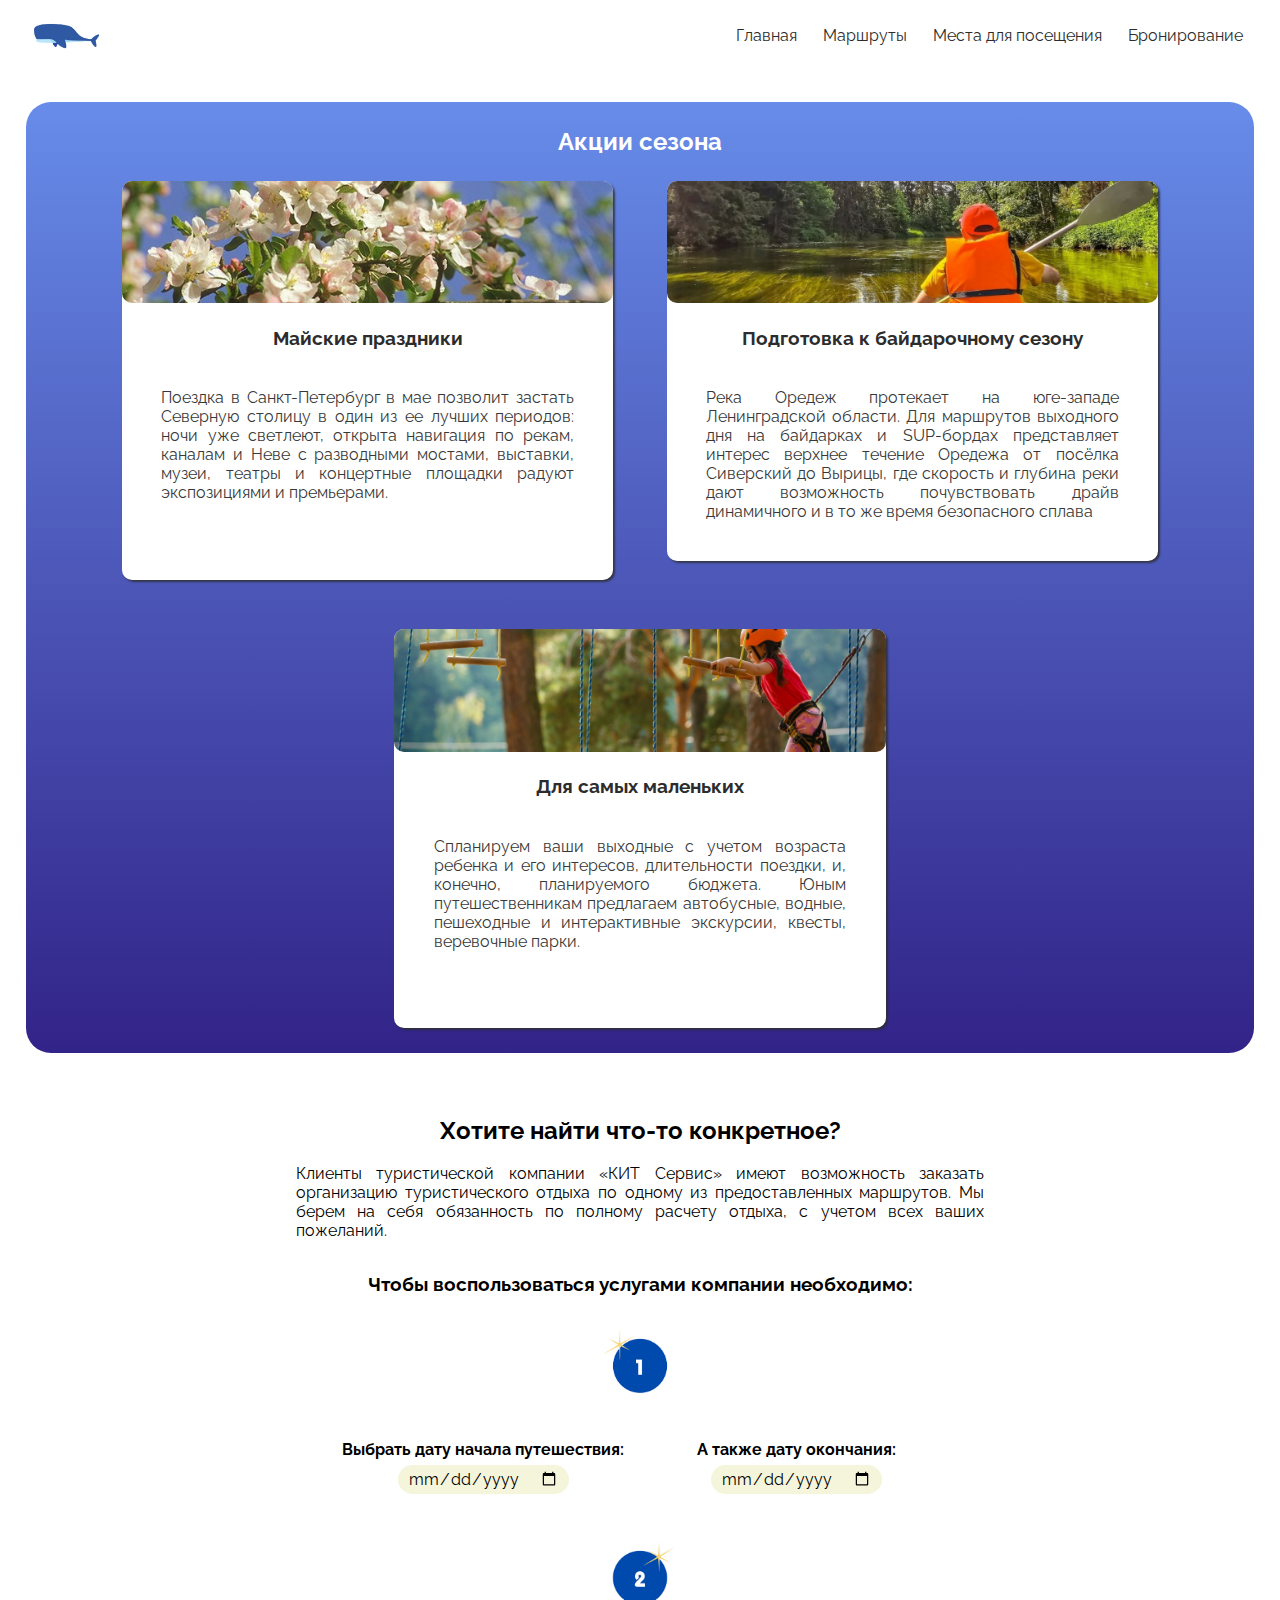
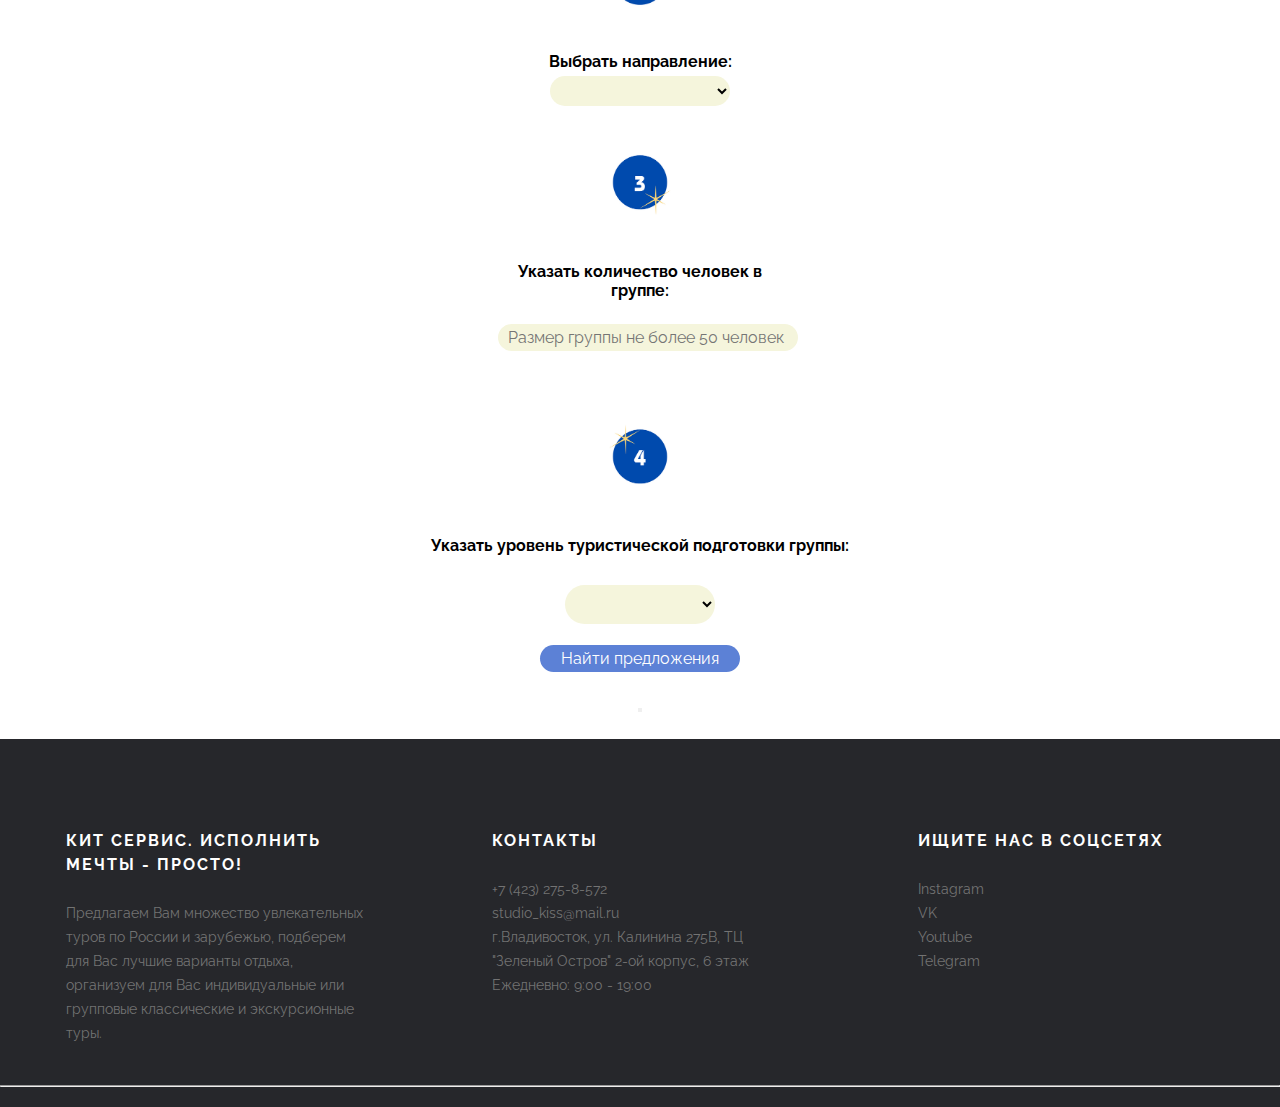
<file: index.html>
<!DOCTYPE html>
<LINK REL="stylesheet" TYPE="text/css" HREF="site.css">
<head>
        <meta charset="UTF-8">
        <title>Туристическая компания "Кит"</title>
    </head>
    <body>
        <header>
            <nav>     
                <input type="checkbox" name="menu" id="btn-menu" />
                <label for="btn-menu"><img src="menu.png" width="5%"></label> 
                <ul>
                    <li><a href="#">Главная</a></li>
                    <li><a href="search.html">Маршруты</a></li>
                    <li><a href="seat.html">Места для посещения</a></li>
                    <li><a href="booking.html">Бронирование</a></li>
                </ul>
            </nav>
                       
        </header>
        <div class="logo">
            <img class="logo-img" src="kit.png">
        </div>
        <style>
            .logo{
                top:0;
                position: fixed;
                text-align: left;
            }
            .logo-img{
                width: 7%;
                margin-left: 3%;
                margin-right: 0;
            }
            @media (max-width: 1000px) {
                .logo-img{
                display: none;
            }
        }
        </style>
        <div class="banner">
            <div class="back">
                <h2>Акции сезона</h2>
                <div class="sale-item">
                    <img class="img-sale" src="apple.jpeg">
                    <h3>Майские праздники</h3>
                    <div class="sale-text">
                        <p>
                            Поездка в Санкт-Петербург в мае позволит застать Северную столицу в один из ее лучших периодов: ночи уже светлеют, открыта навигация по рекам, каналам и Неве с разводными мостами, выставки, музеи, театры и концертные площадки радуют экспозициями и премьерами.
                        <br><br><br></p>
                    </div>
                </div>
                <div class="sale-item">
                    <img class="img-sale" src="baidarka.jpeg">
                    <h3>Подготовка к байдарочному сезону</h3>
                    <div class="sale-text">
                        <p>
                            Река Оредеж протекает на юге-западе Ленинградской области. Для маршрутов выходного дня на байдарках и SUP-бордах представляет интерес верхнее течение Оредежа от посёлка Сиверский до Вырицы, где скорость и глубина реки дают возможность почувствовать драйв динамичного и в то же время безопасного сплава
                        </p>
                    </div>
                </div>
                <div class="sale-item">
                    <img class="img-sale" src="kid.jpeg">
                    <h3>Для самых маленьких</h3>
                    <div class="sale-text">
                        <p>
                            Спланируем ваши выходные с учетом возраста ребенка и его интересов, длительности поездки, и, конечно, планируемого бюджета. Юным путешественникам предлагаем автобусные, водные, пешеходные и интерактивные экскурсии, квесты, веревочные парки.
                        <br><br><br></p>
                    </div>
                </div>
            </div>
        </div>
        <style>
            
        </style>
        <div class="search-class">
            <form>
                <h2>Хотите найти что-то конкретное?</h2><br>
                <div class="just"><p>Клиенты туристической компании «КИТ Сервис» имеют возможность заказать 
                    организацию туристического отдыха по одному из предоставленных маршрутов. 
                    Мы берем на себя обязанность по полному расчету отдыха, с учетом всех ваших пожеланий.
                </p></div>
                <br>
                <h3>Чтобы воспользоваться услугами компании необходимо:</h3>
                <div class="num">
                    <img src="num1.png" width="150px">
                </div>
                <div class="num1">
                    <div class="num1-item">
                        <label for="first-date"><b>Выбрать дату начала путешествия:</b></label>
                        <input class="date" type="date" id="first-date" name="first-date">
                    </div>
                    <div class="num1-item">
                        <label for="last-date"><b>А также дату окончания:</b></label><br>
                        <input class="date" type="date" id="last-date" name="last-date">
                    </div>
                </div>
                <div class="num">
                    <img src="num2.png" width="150px">
                </div>
                <div class="num1">
                    <div class="num1-item">
                        <label for="region"><b>Выбрать направление:</b></label><br>
                        <select id="reg" class="region">
                            <option></option>
                            <option>Ленинградская область</option>
                            <option>Карелия</option>
                            <option>Байкал</option>
                            <option>Камчатка</option>
                        </select>
                    </div>
                </div>
                <div class="num">
                    <img src="num3.png" width="150px">
                </div>
                <div class="num1">
                    <div class="num1-item">
                        <label for="amount"><b>Указать количество человек в группе:</b></label><br><br>
                        <form> 
                            <input type="text" id ="count" name="text" class="amount" placeholder="Размер группы не более 50 человек">
                        </form>
                    </div>
                </div>
                <div class="num">
                    <img src="num4.png" width="150px">
                </div>
                <div class="num1">
                    <div class="num1-item">
                        <label for="level"><b>Указать уровень туристической подготовки группы:</b></label><br><br>
                        <select id="level" class="region">
                            <option></option>
                            <option>Базовый</option>
                            <option>Легкий</option>
                            <option>Средний</option>
                            <option>Для экстрималов</option>
                        </select>
                        <br>
                        <input type="submit" id="searchbtn" class="submit" value="Найти предложения">
                    </div>
                </div>
                <button></button>
            </form>
            <script>

                var fist_date;
                document.getElementById("first-date").addEventListener("change", function() {
                    first_date = this.value;
                    console.log(first_date); //e.g. 2015-11-13
                });
                var last_date;
                document.getElementById("last-date").addEventListener("change", function() {
                    last_date = this.value;
                    console.log(last_date); //e.g. 2015-11-13
                });  
                var region;
                document.getElementById("reg").addEventListener("change", function() {
                    region = this.value;
                    console.log(region); //e.g. 2015-11-13
                });  
                var count;
                document.getElementById("count").addEventListener("change", function() {
                    count = this.value;
                    console.log(count); //e.g. 2015-11-13
                }); 
                var level;
                document.getElementById("level").addEventListener("change", function() {
                    level = this.value;
                    console.log(level); //e.g. 2015-11-13
                }); 

                var element = document.getElementById("searchbtn");
                element.addEventListener("click", () => {
                    window.location.href = `search.html?region=${region}&first_date=${first_date}&last_date=${last_date}&count=${count}&level=${level}`

                })
            </script>
        </div>
       
        <footer class="site-footer">
            <div class="container">
                <div class="row">
                    <div class="col-item">
                        <h6>Кит Сервис. Исполнить мечты - просто!</h6><br>
                        <p class="text-justify">Предлагаем Вам множество увлекательных туров по России и зарубежью, 
                            подберем для Вас лучшие варианты отдыха, организуем для Вас индивидуальные или 
                            групповые классические и экскурсионные туры.</p>
                    </div>
    
                    <div class="col-item">
                        <h6>Контакты</h6><br>
                        <ul class="footer-links">
                            <li><a href="tel:+74232758572">+7 (423) 275-8-572</a></li>
                            <li><a href="mailto:studio_kiss@mail.ru">studio_kiss@mail.ru</a></li>
                            <li><a>г.Владивосток, ул. Калинина 275В, ТЦ "Зеленый Остров" 2-ой корпус, 6 этаж</a>
                            </li>
                            <li><a>Ежедневно: 9:00 - 19:00</a></li>
                        </ul>
                    </div>
    
                    <div class="col-item">
                        <h6>Ищите нас в соцсетях</h6><br>
                        <ul class="footer-links">
                            <li><a href="https://www.instagram.com/studio_kiss_vdk/">Instagram</a></li>
                            <li><a href="https://vk.com/studio_kiss_vdk">VK</a></li>
                            <li><a href="https://www.youtube.com/channel/UCE2nvN2hpGxqrQF68eJjTDQ">Youtube</a></li>
                            <li><a href="https://t.me/school_studiokiss">Telegram</a></li>
                        </ul>
                    </div>
                </div>
                <hr>
            </div>
        </footer>
        
    </body>
</html>
</file>
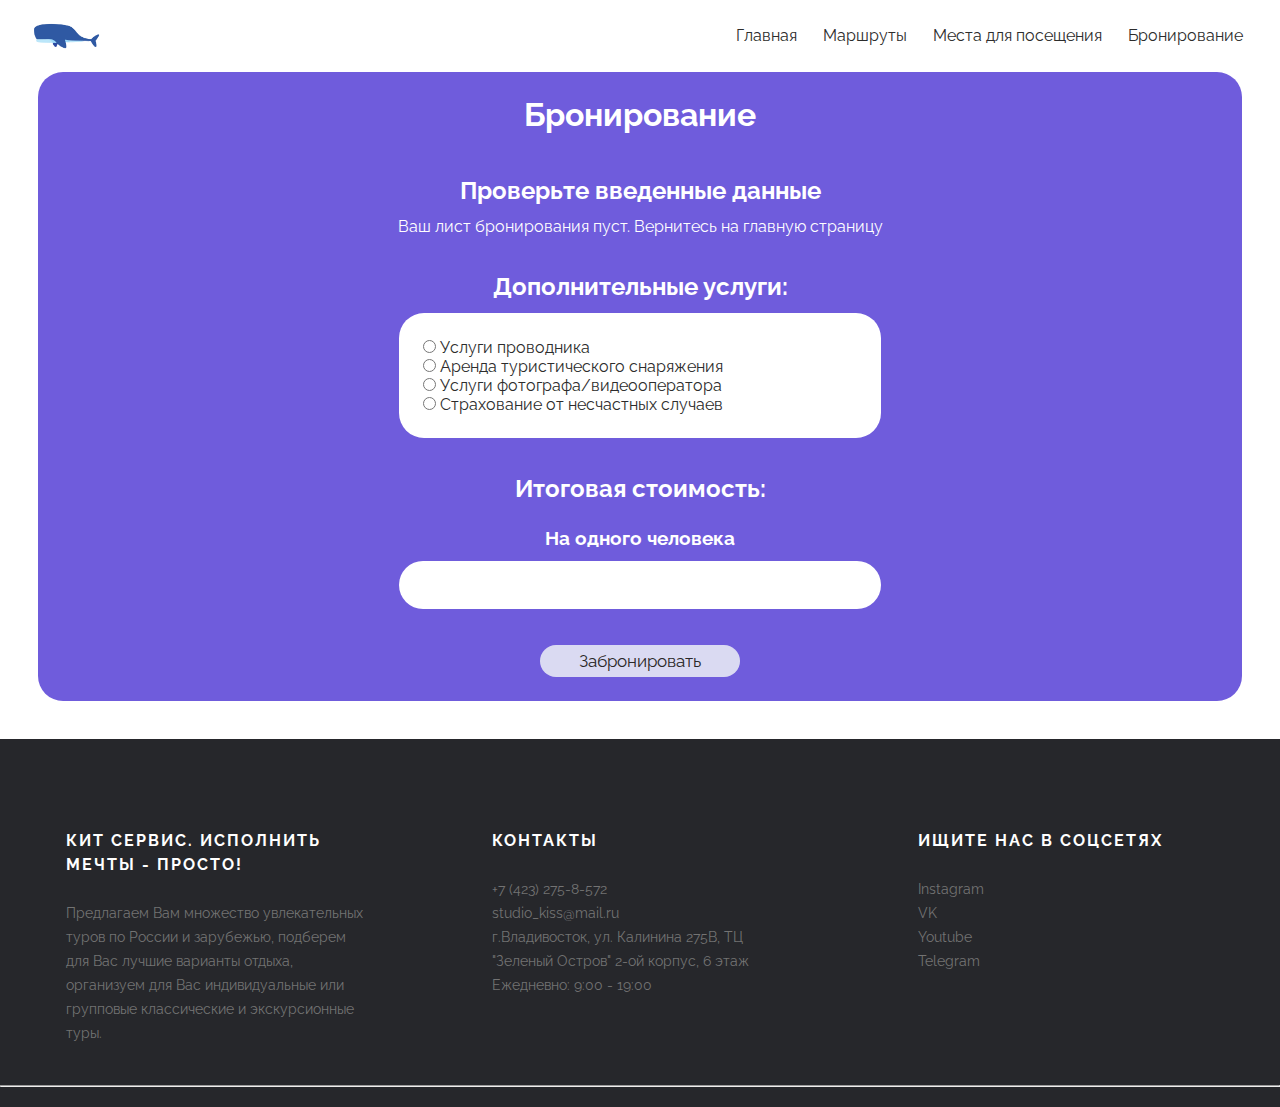
<file: booking.html>
<html>
    <head>
        <LINK REL="stylesheet" TYPE="text/css" HREF="site.css">
        <meta charset="UTF-8">
        <title>Туристическая компания "Кит"</title>
    </head>
    <body>
        <header>
            <nav>     
                <input type="checkbox" name="menu" id="btn-menu" />
                <label for="btn-menu"><img src="menu.png" width="5%"></label> 
                <ul>
                    <li><a href="index.html">Главная</a></li>
                    <li><a href="search.html">Маршруты</a></li>
                    <li><a href="seat.html">Места для посещения</a></li>
                    <li><a href="booking.html">Бронирование</a></li>
                </ul>
            </nav>
            <style>
                @import url('https://fonts.googleapis.com/css2?family=Raleway:wght@300&display=swap');
                *,
                *:before,
                *:after {
                    -webkit-box-sizing: border-box;
                    -moz-box-sizing: border-box;
                    box-sizing: border-box;
                    padding:0;
                    margin:0;
                    font-family: 'Raleway', sans-serif;
                    z-index: 6;
                }
                nav{
                    position:fixed;
                    top:50px;
                    top: 0;
                    left: 0;
                    width: 100%;  
                    text-align: right;
                    background-color: #fff;
                    
                }
                nav ul {
                    padding: 2%;
                }
                nav li{
                    display: inline-block;
                    vertical-align: top;
                }
                nav a{
                    color:rgb(44, 44, 44) ;
                    padding: 5px 10px;
                    text-decoration: none;
                    border: 1px solid transparent;
                    transition: 0.3s;
                }
                nav a:hover{
                    color: white;
                    background-color: rgb(109, 158, 243) ;
                    border-radius: 15px;
                }
                nav a:active{
                    color: white;
                    background-color: rgb(81, 83, 217);
                    border-radius: 15px;
                }
                input[type="checkbox"] {
                    display: none;
                }
                nav label {    
                    display: none;
                    border: 1px solid #fff;   
                    padding: 5px 10px;
                    cursor: pointer;
                    transition: 0.3s;
                }
                nav label:hover{
                    background-color: rgb(109, 158, 243)  ;
                }


                @media (max-width: 700px) {
                    
                    nav label{
                        display: inline-block;
                        background-color: white;
                    }
                    nav > ul {
                        display: none;
                    }
                    input[type="checkbox"]:checked ~ label + ul {
                        display: block;
                        font-size: 13;
                        background-color: white;
                    }
                    
                }
            </style>            
        </header>
        <div class="logo">
            <img class="logo-img" src="kit.png">
        </div>
        
        <div class="upper-bron">
            <div class="bron">
                <div  class="title">
                    <h1>Бронирование</h1><br>
                    <h2>Проверьте введенные данные </h2>
                </div>
                <div class="results">
                    <div class="demo" id="demo"></div>
                </div>
                    
                    <h2>Дополнительные услуги:</h2>
                    
                    <div class="services">
                        <p><input type="radio" id="gid" name="radio" onclick="radioClick(this)">
                        <label for="gid">Услуги проводника</label></p>

                        <p><input type="radio" id="equipment" name="radio" onclick="radioClick(this)">
                        <label for="equipment">Аренда туристического снаряжения</label></p>

                        <p><input type="radio" id="photo" name="radio" onclick="radioClick(this)">
                        <label for="photo">Услуги фотографа/видеооператора</label></p>

                        <p><input type="radio" id="insurance" name="radio" onclick="radioClick(this)">
                        <label for="insurance">Страхование от несчастных случаев </label></p>
                    </div>
                        
                    </p>
                    <h2>Итоговая стоимость:</h2>
                    <h3>На одного человека</h3>
                    <div class="services">
                        <div class="price" id="price"></div>
                    </div>
                    <div class="choice-align">
                        <input type="submit" class="choice" id="" onclick="myFunction()" value="Забронировать">
                    </div>   
                    </div>
            </div>
        </div>
        
        
        <style>
            .upper-bron{
                
                text-align: center;
                width:100%;
            }
            .bron{
                background-color: rgba(74, 50, 211, 0.796);
                margin: 3%;
                border-radius: 25px;
            }
            .demo{
                margin: 1%;
                color: #fff;
               
            }
            .results{
                width:100%;
                text-align: center;
                
            }
            .results-item{
                margin-top: 1%;
                width: 40%;
                text-align: left;
                background-color: #fff;
                color:rgb(44, 44, 44);
                border-radius: 25px;
                margin: 1%;
                display: inline-block;
                padding: 2%;
            }
            .price{
                background-color: white;
                border-radius: 25px;
                font-size: 20px;
                text-align: center;
            }
            h2, h3, h1{
                color: white;
            }
            .title{
                margin-top: 6%;
                padding-top: 2%;
                text-align: center;
                color: #fff;
            }
            .services{
                margin-top: 2%;
                width: 40%;
                text-align: left;
                background-color: #fff;
                color:rgb(44, 44, 44);
                border-radius: 25px;
                margin: 1%;
                display: inline-block;
                padding: 2%;
            }
            .choice{
                width: 200px;
                background-color: rgb(218, 218, 242);
                color:#2a2828;
                border-radius: 25px;
                display: inline-block;
                vertical-align: top;
                margin: 2%;
                padding: 0.5%;
            }
            .choice:hover{
                color: white;
                background-color: rgb(113, 191, 227) ;
                border-radius: 25px;
            }
            .choice:active{
                color: white;
                background-color: rgb(40, 130, 233) ;
                border-radius: 25px;
            }
            
        </style>
        <script>
            var check1,check2;
            function radioClick(c) {
                if (check1 != c) {
                    check2 = 0;
                    check1 = c
                }
                check2 ^= 1;
                c.checked = check2
            }
            class ChoiceZone {
                constructor(region, name, description, first_date, last_date, count, level, trip, trip_name, trip_zone, trip_description, image1, image2, image3, id, price) {
                    this.region = region;
                    this.name = name;
                    this.description = description;
                    this.first_date = first_date;
                    this.last_date = last_date;
                    this.count = count;
                    this.level = level;
                    this.trip = trip;
                    this.trip_name = trip_name;
                    this.trip_zone = trip_zone;
                    this.trip_description = trip_description;
                    this.image1 = image1;
                    this.image2 = image2;
                    this.image3 = image3;
                    this.id = id;
                    this.price = price;
                }
                show(element) {
                    document.getElementById(element).innerHTML += this.toString();
                }
                showprice(element){
                    document.getElementById(element).innerHTML += this.price ;
                    
                }

                toString() {
                    return `<div class="results-item"><p><b>Регион: </b>${this.region}</p><br>
                            <p><b>Маршрут: </b>${this.name}</p><br>
                            <p><b>Зоны отдыха: </b>${this.trip_zone}</p><br>
                            <p><b>Дата начала тура: </b>${this.first_date.toLocaleDateString()}</p><br>
                            <p><b>Дата окончания тура: </b>${this.last_date.toLocaleDateString()}</p><br>
                            <p><b>Количество участников: </b>${this.count}</p><br>
                            <p><b>Уровень подготовки: </b>${this.level}</p></div>`      
                }
            
            }
            class ZoneDataBase {
                ZoneList = [];
                constructor() { }
                append(ChoiceZone) {
                    this.ZoneList.push(ChoiceZone);
                }
                
                search(zoneid) {
                    var searchlist;
                    searchlist = this.ZoneList.filter(a => a.id.includes(zoneid))
                    console.log(searchlist)
                    return searchlist
                
                }
                search_full(zoneid){
                    var searchlist;
                    searchlist = this.ZoneList.sort();
                    return searchlist;
                }
                
            }
            var element;
            const urlParams = new URLSearchParams(window.location.search);
            //База маршрутов
            
            const zone3 = new ChoiceZone("Карелия", "Горный парк Рускеала", "Путешествие к жемчужине Карелии - мраморному каньону Рускеала, поражающему своей красотой." , new Date('2023-07-02'), new Date('2023-07-05'), 20, "Базовый", "ruskeala", "Для тех, кто устал сидеть дома" , 'Приозерск (крепость Корела), горный парк "Рускеала" ', '<b>Средневековая Корела</b> - главная достопримечательность города Приозерска. Она была построена в 13 веке новгородцами на острове, посреди порожистой живописной реки Вуоксы.</p> <p><b>В горном парке</b> Вас ожидает знакомство с парком, где вы увидите потаенные уголки бывшего мраморного карьера, пройдете по таинственным штольням и штрекам. Здесь создана инфраструктура для пеших прогулок и самого разнообразного отдыха. Искусственно затопленная территория карьера восхищает, а уникальный горный парк манит путешественников мерцанием мраморных утесов в изумрудной глади озера и живописными эко-тропами</p>', '<img class="seat-image" src="priozersk.jpeg" width="100%">', '<img class="seat-image" src="ruskeala.jpeg" width="100%">' , '<img class="seat-image" src="ruskealakanion.jpeg" width="100%">' , 'ruskeala_light', 11000);
            const zone4 = new ChoiceZone("Карелия", "Горный парк Рускеала", "Путешествие к жемчужине Карелии - мраморному каньону Рускеала, поражающему своей красотой." , new Date('2023-07-02'), new Date('2023-07-05'), 20, "Базовый", "ruskeala", "Для тех, кто хочет немного больше" , 'Крепость Корела, Лютеранская кирха Лахденпохья и водопады Ахвенкоски ', '<p>С лютеранской <b>кирхой в г. Лахденпохья</b> мы познакомимся в ходе трассовой экскурсии. Когда-то это был самый большой лютеранский храм в Карелии, освященный в 1851 году.</p><p><b>Ахвенкоски</b> — это великолепный комплекс, состоящий из четырех водопадов, расположенный в месте разлива реки Тохмайоки. Их высота составляет в среднем 3-4 метра. У водопадов разное настроение — каменистые перекаты с хаотичными валами и классические, круто падающие локальные спуски впечатляют всех, кто приходит к ним.</p>', '<img class="seat-image" src="ruskealakorela.jpeg" width="100%">', '<img class="seat-image" src="karelianfall.jpeg" width="100%">', '<img class="seat-image" src="ruskealakirha.jpeg" width="100%">', 'ruskeala_medium', 13000);
            const zone5 = new ChoiceZone("Карелия", "Горный парк Рускеала", "Путешествие к жемчужине Карелии - мраморному каньону Рускеала, поражающему своей красотой." , new Date('2023-07-02'), new Date('2023-07-05'), 20, "Базовый", "ruskeala", "Для настоящих путешественников" ,  'Крепость Корела, Лютеранская кирха Лахденпохья и водопады Ахвенкоски, горный парк Рускеала и Сортавала', '<p>Горный парк «Рускеала» — туристическая мекка, появившаяся на месте заброшенного мраморного месторождения. Это рукотворный памятник великому труду горных мастеров, окруженный первозданной карельской природой и хранящий трехвековую историю взаимодействия человека и камня.</p><p><b>Мраморный каньон</b> замечательно подходит для знакомства с парком. Гостей ждёт главная локация парка - мраморные склоны каньона. Пройдите в "Сухой штольне" и наглядно познакомьтесь с историей горного дела. На маршруте открыта мастерская по камнеобработке. Гости могут наблюдать за работой мастера и приобрести авторские сувениры.</p>', '<img class="seat-image" src="" width="100%">', '<img class="seat-image" src="" width="100%">', '<img class="seat-image" src="" width="100%">', 'ruskeala_strong', 15000);
            const zone = new ChoiceZone("", )
            const zone6 = new ChoiceZone("Карелия", "Два дня на реке Шуя", "Сплав по реке нижняя Шуя рекомендован для новичков, желающих впервые испытать себя на сплаве. Во время тура выходного дня, вы пройдёте 7 порогов 1 и 2 категории сложности, которые абсолютно безопасны для жизни.", new Date('2023-08-02'), new Date('2023-08-03'),15,"Легкий", "shuya", "Для тех, кто устал сидеть дома" ,  'Встреча на ж/д вокзале г. Петрозаводска, речное путешествие от д. Киндасово и ночевка в палатках', '<p>Встреча на ж/д вокзале г. Петрозаводска и отправление на автобусе на нашу «полянку» (28 км), где упаковываем личные вещи по гермомешкам, подбираем экипировку, проходим инструктаж и немного перекусим. Далее едем ещё 35 км до д. Киндасово, перед выходом на воду ещё один технический инструктаж и вперёд! Небольшое тренировочное занятие уже на воде. В этот день можно освоить технику гребли т. к. по ходу встретится всего один несложный порог, после нескольких километров стоянка, ужин у костра, ночёвка в палатках</p>', '<img class="seat-image" src="shuya11.jpeg" width="100%">', '<img class="seat-image" src="shuya12.jpeg" width="100%">', '<img class="seat-image" src="shuya13.jpeg" width="100%">', 'shuya_light', 7500);
            const zone7 = new ChoiceZone("Карелия", "Два дня на реке Шуя", "Сплав по реке нижняя Шуя рекомендован для новичков, желающих впервые испытать себя на сплаве. Во время тура выходного дня, вы пройдёте 7 порогов 1 и 2 категории сложности, которые абсолютно безопасны для жизни.", new Date('2023-08-02'), new Date('2023-08-03'),15,"Легкий", "shuya", "Для тех, кто хочет немного больше" ,  'Встреча на ж/д вокзале г. Петрозаводска, речное путешествие от д. Киндасово, ночевка в палатках и преодоление сложных порогов на второй день путешествия', '<p>Начинаются хорошие пороги (верхняя и нижняя «Площадка» (1 к. с.), 2-километровый порог «Юманишки» 1 к. с.), через 1 км самый главный порог «Большой Толли» (2 к. с.) в пос. Матросы, на котором будем кататься, пока губы не посинеют. Перекус. До финиша 5 км и 1 порог.В 17:00 подъедет автобус и отвезёт на ж/д вокзал г. Петрозаводска.</p>', '<img class="seat-image" src="shuya21.jpeg" width="100%">', '<img class="seat-image" src="shuya22.jpeg" width="100%">', '<img class="seat-image" src="shuya23.jpeg" width="100%">', 'shuya_medium', 8500);
            const zone8 = new ChoiceZone("Карелия", "Два дня на реке Шуя", "Сплав по реке нижняя Шуя рекомендован для новичков, желающих впервые испытать себя на сплаве. Во время тура выходного дня, вы пройдёте 7 порогов 1 и 2 категории сложности, которые абсолютно безопасны для жизни.", new Date('2023-08-02'), new Date('2023-08-03'),15,"Легкий", "shuya", "Для настоящих путешественников" ,  'Встреча на ж/д вокзале г. Петрозаводска, речное путешествие от д. Киндасово, ночевка в палатках, преодоление сложных порогов на второй день путешествия и настоящая финская баня', '<p>Маршрут включает в себя не только тренинг и сложные пороги, но и прекрасное завершение такого речного путешествия - походом в финскую баню! Возвращение домой переносится с 17:00 на 21:00</p>', '<img class="seat-image" src="shuya31.jpeg" width="100%">', '<img class="seat-image" src="shuya32.jpeg" width="100%">', '<img class="seat-image" src="shuya33.jpeg" width="100%">', 'shuya_strong', 9500);

            const zoneList = new ZoneDataBase();
            zoneList.append(zone3);
            zoneList.append(zone4);
            zoneList.append(zone5);
            zoneList.append(zone6);zoneList.append(zone7);zoneList.append(zone8);
            
            addEventListener("load", function () {
                var currentLocation = decodeURI(window.location.href);
                    
                if (currentLocation.includes('?')){
                    var zoneid = decodeURI(urlParams.get("zoneid").toString());
                    var zone = zoneList.search(zoneid);
                
                    if (zone.length == 0){
                        var message = "Ваш лист бронирования пуст. Вернитесь на главную страницу";
                        document.getElementById("demo").innerHTML += message;
                    }
                    else if (zone != undefined) {
                        zone.forEach(e => e.show("demo"));
                        zone.forEach(e => e.showprice("price"));
                    }
                }   
                else {
                    var zone = zoneList.search_full();
                    if (zone != undefined) {
                        var message = "Ваш лист бронирования пуст. Вернитесь на главную страницу";
                        document.getElementById("demo").innerHTML += message;
                    }
                   
                        }
                }
                )
            
                            
        </script>


        <footer class="site-footer">
            <div class="container">
                <div class="row">
                    <div class="col-item">
                        <h6>Кит Сервис. Исполнить мечты - просто!</h6><br>
                        <p class="text-justify">Предлагаем Вам множество увлекательных туров по России и зарубежью, 
                            подберем для Вас лучшие варианты отдыха, организуем для Вас индивидуальные или 
                            групповые классические и экскурсионные туры.</p>
                    </div>

                    <div class="col-item">
                        <h6>Контакты</h6><br>
                        <ul class="footer-links">
                            <li><a href="tel:+74232758572">+7 (423) 275-8-572</a></li>
                            <li><a href="mailto:studio_kiss@mail.ru">studio_kiss@mail.ru</a></li>
                            <li><a>г.Владивосток, ул. Калинина 275В, ТЦ "Зеленый Остров" 2-ой корпус, 6 этаж</a>
                            </li>
                            <li><a>Ежедневно: 9:00 - 19:00</a></li>
                        </ul>
                    </div>

                    <div class="col-item">
                        <h6>Ищите нас в соцсетях</h6><br>
                        <ul class="footer-links">
                            <li><a href="https://www.instagram.com/studio_kiss_vdk/">Instagram</a></li>
                            <li><a href="https://vk.com/studio_kiss_vdk">VK</a></li>
                            <li><a href="https://www.youtube.com/channel/UCE2nvN2hpGxqrQF68eJjTDQ">Youtube</a></li>
                            <li><a href="https://t.me/school_studiokiss">Telegram</a></li>
                        </ul>
                    </div>
                </div>
                <hr>
            </div>
        </footer>
        <style>
            .col-item {

                display: inline-block;
                width: 30%;
                vertical-align: top;
                margin-right: 1%;
                margin-left: 2%;
                font-size: 14px;
                padding: 40px;
            }

            .site-footer {
                background-color: #26272b;
                padding: 45px 0 20px;
                font-size: 15px;
                line-height: 24px;
                color: #737373;

            }

            .site-footer hr.small {
                margin: 20px 0
            }

            .site-footer h6 {
                color: #fff;
                font-size: 16px;
                text-transform: uppercase;
                margin-top: 5px;
                letter-spacing: 2px
            }

            .site-footer a {
                color: #737373;
            }

            .site-footer a:hover {
                color: #b89dd8;
                text-decoration: none;
            }

            .footer-links {
                padding-left: 0;
                list-style: none;

            }

            .footer-links li {
                display: block
            }

            .footer-links a {
                color: #737373;
                text-decoration: none;
            }

            .footer-links a:active,
            .footer-links a:focus,
            .footer-links a:hover {
                color: #c2a9d9;
                text-decoration: none;
            }

            .footer-links.inline li {
                display: inline-block
            }


            @media (max-width:991px) {
                .site-footer [class^=col-] {
                    margin-bottom: 30px
                }
            }

            @media (max-width:767px) {
                .site-footer {
                    padding-bottom: 0
                }

                .site-footer .copyright-text,
                .site-footer .social-icons {
                    text-align: center
                }
            }
        </style>
    </body>
</html>
</file>
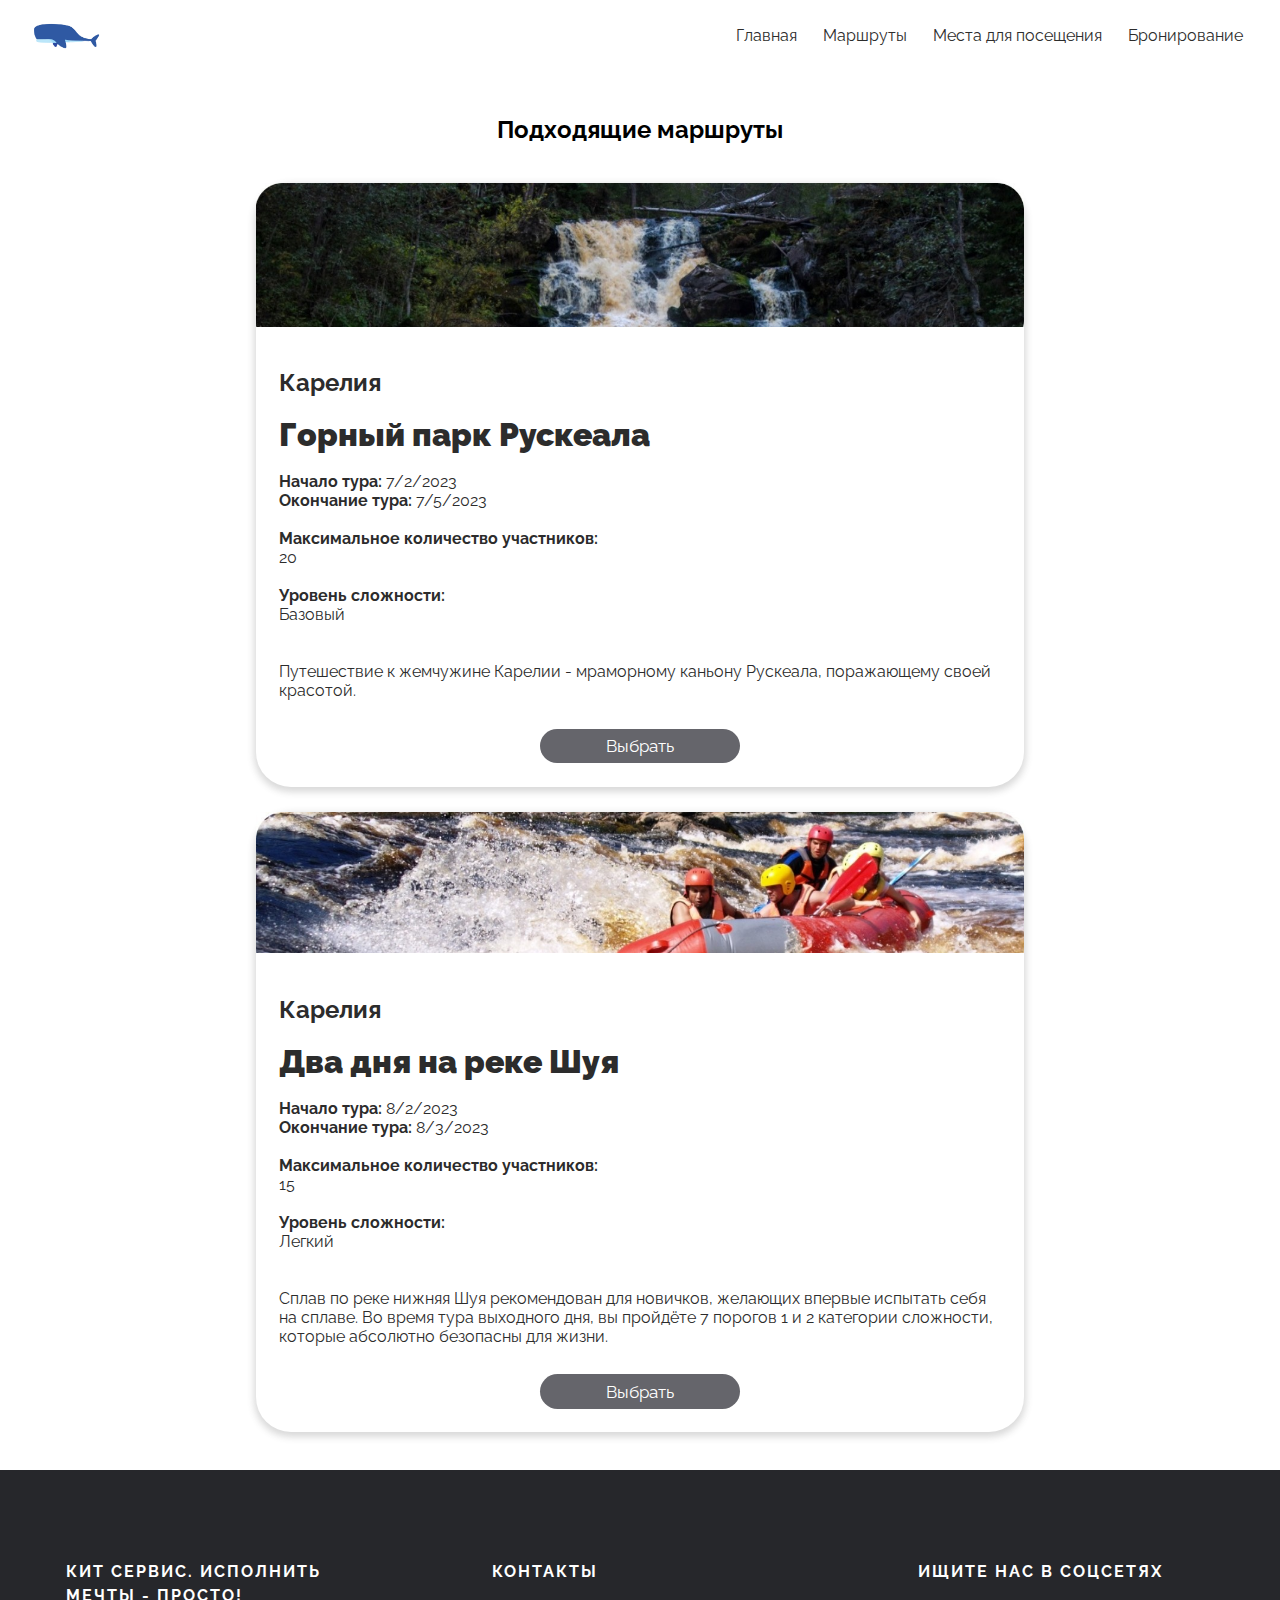
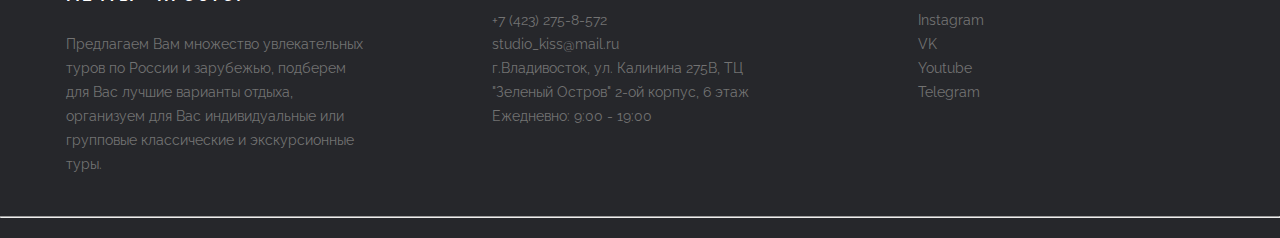
<file: search.html>
<!DOCTYPE html>
    <head>
        <LINK REL="stylesheet" TYPE="text/css" HREF="site.css">
        <meta charset="UTF-8">
        <title>Туристическая компания "Кит"</title>
    </head>
    <body>
        <header>
            <nav>     
                <input type="checkbox" name="menu" id="btn-menu" />
                <label for="btn-menu"><img src="menu.png" width="5%"></label> 
                <ul>
                    <li><a href="index.html">Главная</a></li>
                    <li><a href="search.html">Маршруты</a></li>
                    <li><a href="seat.html">Места для посещения</a></li>
                    <li><a href="booking.html">Бронирование</a></li>
                </ul>
            </nav>
                  
        </header>
        <div class="logo">
            <img class="logo-img" src="kit.png">
        </div>
        
        <div  class="title">
            <h2>Подходящие маршруты</h2>
        </div>
        <div class="align">
            <div class="results">
                <div class="demo" id="demo"></div>
            </div>
        </div>
        
        
        <script>
            class RestZone {
                constructor(region, name, description, first_date, last_date, count, level,trip,trip_name, trip_description, image, id) {
                    this.region = region;
                    this.name = name;
                    this.description = description;
                    this.first_date = first_date;
                    this.last_date = last_date;
                    this.count = count;
                    this.level = level;
                    this.trip = trip;
                    this.trip_name = trip_name;
                    this.trip_description = trip_description;
                    this.image = image;
                    this.id = id;
                }
                show(element) {
                    document.getElementById(element).innerHTML += this.toString();
                }

                toString() {
                    
                    return  `<div class="results-item"><p>${this.image}<p><div class="search-item-text"><h2>${this.region}</h2><br><h1><b>${this.name}</b></h1><br><p><b> Начало тура:</b> ${this.first_date.toLocaleDateString()}</p>
                            <p><b>Окончание тура:</b> ${this.last_date.toLocaleDateString()}</p><br><p><b>Максимальное количество участников:</b><br>${this.count}</p><br>
                            <p><b>Уровень сложности:</b><br> ${this.level}</p><br>
                            <p><br>${this.description}</p>
                            <div class="choice-align"><p><input type="submit" class="choice" id=${this.trip} onclick="myFunction(this)" value="Выбрать"></p></div></div></div>`
                    
                    
                            
                }
            
            }
            class EmbeddedDataBase {
                RestList = [];
                constructor() { }
                append(RestZone) {
                    this.RestList.push(RestZone);
                }
                
                search(currentLocation, region, first_date, last_date, count, level) {
                    var searchlist;
                    searchlist = this.RestList.filter(a => a.region.includes(region))
                    searchlist = searchlist.filter(a => a.first_date >= first_date)
                    searchlist = searchlist.filter(a => a.last_date <= last_date)
                    searchlist = searchlist.filter(a => a.count >= count)
                    searchlist = searchlist.filter(a => a.level.includes(level))
                    
                    return searchlist;
                }
                search_full(){
                    var searchlist;
                    searchlist = this.RestList.sort();
                    return searchlist;
                }
                search_by_id(id){
                    return this.RestList.find(a => a.id.includes(id))
                }
            }
            var element;// = document.getElementById("myBtn")
            const urlParams = new URLSearchParams(window.location.search);

            const zone3 = new RestZone("Карелия", "Горный парк Рускеала", "Путешествие к жемчужине Карелии - мраморному каньону Рускеала, поражающему своей красотой." , new Date('2023-07-02'), new Date('2023-07-05'), 20, "Базовый", "ruskeala", '', '', '<img class="image" src="karsearch.jpeg" width=100%">', 'ruskeala');
            const zone4 = new RestZone("Карелия", "Два дня на реке Шуя", "Сплав по реке нижняя Шуя рекомендован для новичков, желающих впервые испытать себя на сплаве. Во время тура выходного дня, вы пройдёте 7 порогов 1 и 2 категории сложности, которые абсолютно безопасны для жизни.", new Date('2023-08-02'), new Date('2023-08-03'),15,"Легкий", "shuya",'','', '<img class="image" src="shuyasearch.jpeg" width=100%">', "shuya");

            const zoneList = new EmbeddedDataBase();
            
            zoneList.append(zone3);
            zoneList.append(zone4);
            

            addEventListener("load", function () {
                var currentLocation = decodeURI(window.location.href);
                if (currentLocation.includes('?')){
                    var region = decodeURI(urlParams.get("region").toString());
                    var first_date = new Date(decodeURI(urlParams.get("first_date")));
                    var last_date = new Date(decodeURI(urlParams.get("last_date")));
                    var count = decodeURI(urlParams.get("count").toString());
                    var level = decodeURI(urlParams.get("level").toString());
                    var zone = zoneList.search(currentLocation, region, first_date, last_date, count, level);
                
                    if (zone.length == 0){
                        var massage = "По вашему запросу нет подходящих маршрутов"
                        document.getElementById("demo").innerHTML += massage;
                    }
                    else {
                        zone.forEach(e => e.show("demo"));
                    }
                }   
                else {
                    var zone = zoneList.search_full();
                    if (zone != undefined) {
                        zone.forEach(e => e.show("demo"));
                    }
                   
                        }
                }
                
            )
            
            function myFunction(element) {
                // alert(element.id);
                var zone = zoneList.search_by_id(element.id);
                // alert(zone.name);
                window.location.href = `seat.html?region=${zone.region}&first_date=${zone.first_date.toLocaleDateString()}&last_date=${zone.last_date.toLocaleDateString()}&count=${zone.count}&level=${zone.level}&trip=${zone.trip}`;
            }
            // var choicebtn = document.getElementById(`${this.id}`);
            // choicebtn.addEventListener("click", () => {
            //     window.location.href = `seat.html?region=${region}&first_date=${first_date}&last_date=${last_date}&count=${count}&level=${level}&trip=${this.id}`

            // });
        </script>
        
        <footer class="site-footer">
            <div class="container">
                <div class="row">
                    <div class="col-item">
                        <h6>Кит Сервис. Исполнить мечты - просто!</h6><br>
                        <p class="text-justify">Предлагаем Вам множество увлекательных туров по России и зарубежью, 
                            подберем для Вас лучшие варианты отдыха, организуем для Вас индивидуальные или 
                            групповые классические и экскурсионные туры.</p>
                    </div>

                    <div class="col-item">
                        <h6>Контакты</h6><br>
                        <ul class="footer-links">
                            <li><a href="tel:+74232758572">+7 (423) 275-8-572</a></li>
                            <li><a href="mailto:studio_kiss@mail.ru">studio_kiss@mail.ru</a></li>
                            <li><a>г.Владивосток, ул. Калинина 275В, ТЦ "Зеленый Остров" 2-ой корпус, 6 этаж</a>
                            </li>
                            <li><a>Ежедневно: 9:00 - 19:00</a></li>
                        </ul>
                    </div>

                    <div class="col-item">
                        <h6>Ищите нас в соцсетях</h6><br>
                        <ul class="footer-links">
                            <li><a href="https://www.instagram.com/studio_kiss_vdk/">Instagram</a></li>
                            <li><a href="https://vk.com/studio_kiss_vdk">VK</a></li>
                            <li><a href="https://www.youtube.com/channel/UCE2nvN2hpGxqrQF68eJjTDQ">Youtube</a></li>
                            <li><a href="https://t.me/school_studiokiss">Telegram</a></li>
                        </ul>
                    </div>
                </div>
                <hr>
            </div>
        </footer>
        
    </body>
</html>
</file>
<file: site.css>
@import url('https://fonts.googleapis.com/css2?family=Raleway:wght@300&display=swap');

*,
*:before,
*:after {
    -webkit-box-sizing: border-box;
    -moz-box-sizing: border-box;
    box-sizing: border-box;
    padding: 0;
    margin: 0;
    font-family: 'Raleway', sans-serif;
    z-index: 6;
}

nav {
    position: fixed;
    top: 50px;
    top: 0;
    left: 0;
    width: 100%;
    text-align: right;
    background-color: #fff;

}

nav ul {
    padding: 2%;
}

nav li {
    display: inline-block;
    vertical-align: top;
}

nav a {
    color: rgb(44, 44, 44);
    padding: 5px 10px;
    text-decoration: none;
    border: 1px solid transparent;
    transition: 0.3s;
}

nav a:hover {
    color: white;
    background-color: rgb(109, 158, 243);
    border-radius: 15px;
}

nav a:active {
    color: white;
    background-color: rgb(81, 83, 217);
    border-radius: 15px;
}

input[type="checkbox"] {
    display: none;
}

nav label {
    display: none;
    border: 1px solid #fff;
    padding: 5px 10px;
    cursor: pointer;
    transition: 0.3s;
}

nav label:hover {
    background-color: rgb(109, 158, 243);
}


@media (max-width: 700px) {
    
    nav label {
        display: inline-block;
        background-color: white;
    }

    nav>ul {
        display: none;
    }

    input[type="checkbox"]:checked~label+ul {
        display: block;
        font-size: 13;
        background-color: white;
    }

}

h2 {
    padding-top: 2%;
}

h3 {
    padding-top: 2%;


}

.banner {
    margin-top: 8%;
    z-index: 4;
    color: white;
    text-align: center;
    margin-left: 2%;
    margin-right: 2%;
    border-radius: 25px;

}

.back {
    background: linear-gradient(rgb(103, 140, 233), rgb(50, 35, 136));
    border-radius: 25px;

}

.sale-item {
    text-align: center;
    vertical-align: top;
    color: rgb(44, 44, 44);
    display: inline-block;
    margin: 2%;
    width: 25%;
    border-radius: 10px;
    background-color: rgb(255, 255, 255);
    box-shadow: 2px 2px 2px rgba(45, 45, 45, 0.801);
}

.img-sale {
    width: 100%;
    border-radius: 10px;
    margin-bottom: 2%;
}

.sale-text {
    color: rgb(56, 56, 56);
    padding: 8%;
    text-align: justify;
}

@media screen and (max-width: 1400px) {
    .sale-item {
        width: 40%;
    }
}

@media screen and (max-width: 1000px) {
    .sale-item {
        width: 70%;
    }

}
.search-class{
    text-align: center;
    padding: 2%;
    top: 40%;
    
}
.search-class > h2{
    
    padding-bottom: 2%;
}
.search-img{
    display: inline-block;
    vertical-align: top;
    margin: 2%;
}
form {
    padding: 2%;
    top: 40%;
    width:60%;
    margin: auto;
    
}

.num1-item{
    width:45%;
    
    padding: 1% ;
    display: inline-block;
    vertical-align: top;
}
@media (max-width: 1000px){
    .num1-item{
        width:48%;
    }
}

input{
    padding:4px 10px;
    border:0;
    font-size:16px;
   
}
.search {
    width: 75%;
    border-radius: 25px;
    border:rgb(44, 44, 44);
    display: inline-block;
    vertical-align: top;
    margin: 2%;
}
.region{
    border-radius: 25px;
    border:rgb(44, 44, 44);
    margin: 2%;
    background-color: beige;
    font-size: 20;
    padding: 2%;
}
.date{
    border-radius: 25px;
    border:rgb(44, 44, 44);
    margin: 2%;
    
    background-color: beige;
    font-size: 20;
}
.amount{
    width: 300px;
    border-radius: 25px;
    border:rgb(44, 44, 44);
    display: inline-block;
    vertical-align: top;
    background-color: beige;
    margin: 2%;
}
.submit{
    width: 200px;
    background-color: rgb(92, 129, 214);
    color:#ffffff;
    border-radius: 25px;
    display: inline-block;
    vertical-align: top;
    margin: 2%;
}
.submit:hover{
    color: white;
    background-color: rgb(66, 121, 216) ;
    border-radius: 25px;
}
.submit:active{
    color: white;
    background-color: rgb(49, 52, 236) ;
    border-radius: 25px;
}
.col-item {
    
    display: inline-block;
    width: 30%;
    vertical-align: top;
    margin-right: 1%;
    margin-left: 2%;
    font-size: 14px;
    padding: 40px;
}

.site-footer {
    background-color: #26272b;
    padding: 45px 0 20px;
    font-size: 15px;
    line-height: 24px;
    color: #737373;

}

.site-footer hr.small {
    margin: 20px 0
}

.site-footer h6 {
    color: #fff;
    font-size: 16px;
    text-transform: uppercase;
    margin-top: 5px;
    letter-spacing: 2px
}

.site-footer a {
    color: #737373;
}

.site-footer a:hover {
    color: #b89dd8;
    text-decoration: none;
}

.footer-links {
    padding-left: 0;
    list-style: none;

}

.footer-links li {
    display: block
}

.footer-links a {
    color: #737373;
    text-decoration: none;
}

.footer-links a:active,
.footer-links a:focus,
.footer-links a:hover {
    color: #c2a9d9;
    text-decoration: none;
}

.footer-links.inline li {
    display: inline-block
}


@media (max-width:991px) {
    .site-footer [class^=col-] {
        margin-bottom: 30px
    }
}

@media (max-width:767px) {
    .site-footer {
        padding-bottom: 0
    }

    .site-footer .copyright-text,
    .site-footer .social-icons {
        text-align: center
    }
}
.just{
    text-align: justify;
}
.demo{
    margin-top: 2%;
    margin-bottom: 2%;
}
.results{
    text-align: center;
    
}

.align{
    text-align: center;
    width: 100%;
}
.results-item{
    box-shadow: 0px 3px 7px 2px rgba(63, 63, 63, 0.2);
    width:60%;
    margin-top: 2%;
    text-align: left;
    color:rgb(44, 44, 44);
    border-radius: 35px;
    margin: 1%;
    display: inline-block;
    
}
.seat-image-box{
    display: inline-block;
    margin-top: 3%;
    padding: 1%;
    text-align: center;
}
.seat-image{
    display: inline-block;
    width: 31%;
    margin: 1%;
}
.seat-item{
    text-align: justify;
}
.search-item-text{
    padding: 3%;
}
.title{
    margin-top: 7%;
    text-align: center;
}
.choice-align{
    text-align: center;
}
.choice{
    width: 200px;
    background-color:rgba(62, 63, 70, 0.801);
    color:#ffffff;
    border-radius: 25px;
    display: inline-block;
    vertical-align: top;
    margin-top: 4%;
    padding: 1%;
    font-size: 17px;
}
.choice:hover{
    color: white;
    background-color: rgb(66, 121, 216) ;
    border-radius: 25px;
}
.choice:active{
    color: white;
    background-color: rgb(49, 52, 236) ;
    border-radius: 25px;
}
.left{
    display: inline-block;
    width: 45%;
    text-align: center;
    margin: 2%;
    vertical-align: middle;
}
.left-item{
    text-align: justify;
    
}
.logo{
    top:0;
    position: fixed;
    text-align: left;
}
.logo-img{
    width: 7%;
    margin-left: 3%;
    margin-right: 0;
}
@media (max-width: 1000px) {
    .logo-img{
    display: none;
}
}
</file>
